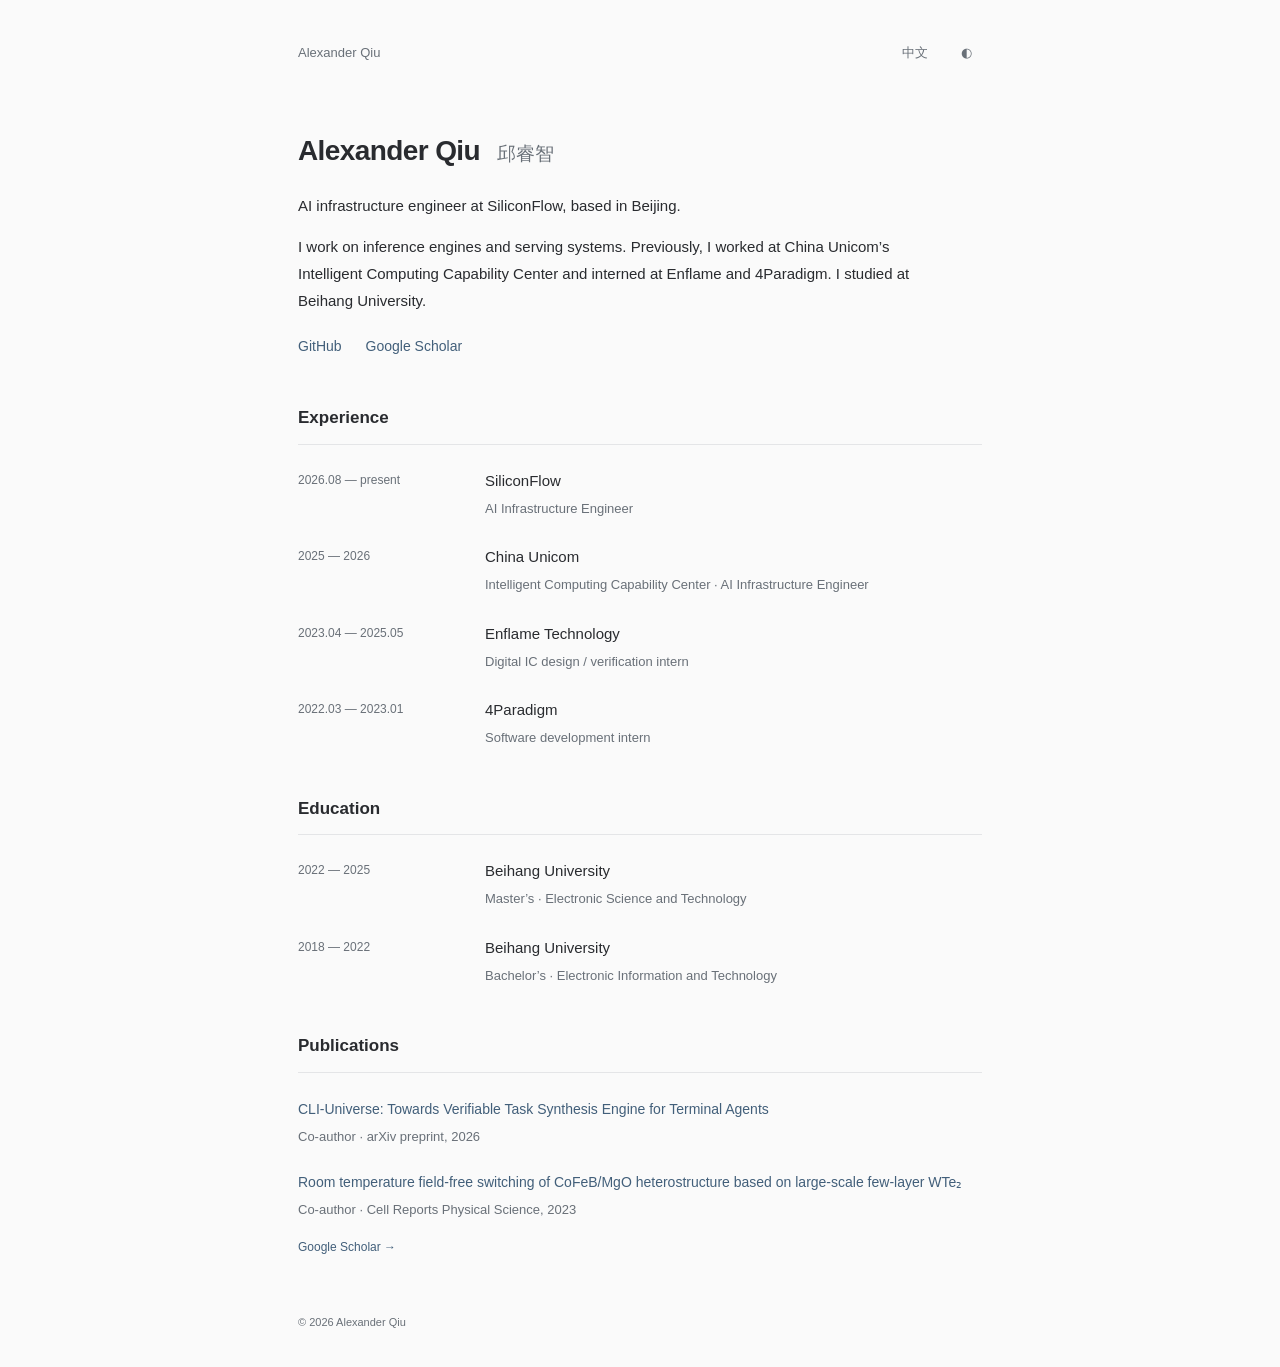
<file: index.html>
<!doctype html>
<html lang="en">
  <head>
    <meta charset="utf-8" />
    <meta name="viewport" content="width=device-width,initial-scale=1" />
    <title>Alexander Qiu</title>
    <meta
      name="description"
      content="Ruizhi Qiu (Alexander), AI infrastructure engineer at SiliconFlow."
    />
    <meta name="theme-color" content="#fafafa" />
    <link rel="canonical" href="https://Alexander-Qiu.github.io/" />
    <meta property="og:title" content="Alexander Qiu" />
    <meta
      property="og:description"
      content="AI infrastructure engineer at SiliconFlow."
    />
    <meta property="og:type" content="website" />
    <meta property="og:url" content="https://Alexander-Qiu.github.io/" />
    <link rel="icon" href="assets/favicon.svg" type="image/svg+xml" />
    <link rel="stylesheet" href="assets/style.css" />
    <script src="assets/app.js" defer></script>
  </head>
  <body>
    <a class="skip" href="#main">Skip to content</a>
    <div class="page">
      <header>
        <a class="home" href="#">Alexander Qiu</a>
        <div class="controls">
          <button id="language" type="button" aria-label="Switch to Chinese">
            中文</button
          ><button id="theme" type="button" aria-label="Switch color theme">
            ◐
          </button>
        </div>
      </header>
      <main id="main">
        <section class="intro">
          <h1>Alexander Qiu <span lang="zh-CN">邱睿智</span></h1>
          <p
            data-en="AI infrastructure engineer at SiliconFlow, based in Beijing."
            data-zh="目前在 SiliconFlow 做 AI Infra，常驻北京。"
          >
            AI infrastructure engineer at SiliconFlow, based in Beijing.
          </p>
          <p
            data-en="I work on inference engines and serving systems. Previously, I worked at China Unicom’s Intelligent Computing Capability Center and interned at Enflame and 4Paradigm. I studied at Beihang University."
            data-zh="主要做推理引擎和服务系统。此前在中国联通智算能力中心工作，在燧原科技和第四范式实习，本硕就读于北京航空航天大学。"
          >
            I work on inference engines and serving systems. Previously, I
            worked at China Unicom’s Intelligent Computing Capability Center and
            interned at Enflame and 4Paradigm. I studied at Beihang University.
          </p>
          <div class="links">
            <a href="https://github.com/Alexander-Qiu">GitHub</a
            ><a
              href="https://scholar.google.com/citations?user=gqi0igQAAAAJ&amp;hl=en"
              >Google Scholar</a
            >
          </div>
        </section>
        <section id="experience">
          <h2 data-en="Experience" data-zh="经历">Experience</h2>
          <div class="entry">
            <span
              data-en="2026.08 — present"
              data-zh="2026.08 — 至今"
              class="date"
              >2026.08 — present</span
            >
            <div>
              <h3 data-en="SiliconFlow" data-zh="SiliconFlow">SiliconFlow</h3>
              <p data-en="AI Infrastructure Engineer" data-zh="AI Infra 工程师">
                AI Infrastructure Engineer
              </p>
            </div>
          </div>
          <div class="entry">
            <span data-en="2025 — 2026" data-zh="2025 — 2026" class="date"
              >2025 — 2026</span
            >
            <div>
              <h3 data-en="China Unicom" data-zh="中国联通">China Unicom</h3>
              <p
                data-en="Intelligent Computing Capability Center · AI Infrastructure Engineer"
                data-zh="智算能力中心 · AI Infra 工程师"
              >
                Intelligent Computing Capability Center · AI Infrastructure
                Engineer
              </p>
            </div>
          </div>
          <div class="entry">
            <span
              data-en="2023.04 — 2025.05"
              data-zh="2023.04 — 2025.05"
              class="date"
              >2023.04 — 2025.05</span
            >
            <div>
              <h3 data-en="Enflame Technology" data-zh="燧原科技">
                Enflame Technology
              </h3>
              <p
                data-en="Digital IC design / verification intern"
                data-zh="数字芯片设计 / 验证实习生"
              >
                Digital IC design / verification intern
              </p>
            </div>
          </div>
          <div class="entry">
            <span
              data-en="2022.03 — 2023.01"
              data-zh="2022.03 — 2023.01"
              class="date"
              >2022.03 — 2023.01</span
            >
            <div>
              <h3 data-en="4Paradigm" data-zh="第四范式">4Paradigm</h3>
              <p data-en="Software development intern" data-zh="软件开发实习生">
                Software development intern
              </p>
            </div>
          </div>
        </section>
        <section id="education">
          <h2 data-en="Education" data-zh="教育">Education</h2>
          <div class="entry">
            <span class="date">2022 — 2025</span>
            <div>
              <h3 data-en="Beihang University" data-zh="北京航空航天大学">
                Beihang University
              </h3>
              <p
                data-en="Master’s · Electronic Science and Technology"
                data-zh="硕士 · 电子科学与技术"
              >
                Master’s · Electronic Science and Technology
              </p>
            </div>
          </div>
          <div class="entry">
            <span class="date">2018 — 2022</span>
            <div>
              <h3 data-en="Beihang University" data-zh="北京航空航天大学">
                Beihang University
              </h3>
              <p
                data-en="Bachelor’s · Electronic Information and Technology"
                data-zh="本科 · 电子信息与技术"
              >
                Bachelor’s · Electronic Information and Technology
              </p>
            </div>
          </div>
        </section>
        <section id="publications">
          <h2 data-en="Publications" data-zh="论文">Publications</h2>
          <article class="paper">
            <a href="https://arxiv.org/abs/2606.22883"
              >CLI-Universe: Towards Verifiable Task Synthesis Engine for
              Terminal Agents</a
            >
            <p
              data-en="Co-author · arXiv preprint, 2026"
              data-zh="共同作者 · arXiv 预印本，2026"
            >
              Co-author · arXiv preprint, 2026
            </p>
          </article>
          <article class="paper">
            <a href="https://doi.org/10.1016/j.xcrp.2023.101468"
              >Room temperature field-free switching of CoFeB/MgO
              heterostructure based on large-scale few-layer WTe₂</a
            >
            <p
              data-en="Co-author · Cell Reports Physical Science, 2023"
              data-zh="共同作者 · Cell Reports Physical Science，2023"
            >
              Co-author · Cell Reports Physical Science, 2023
            </p>
          </article>
          <a
            class="scholar"
            href="https://scholar.google.com/citations?user=gqi0igQAAAAJ&amp;hl=en"
            ><span data-en="Google Scholar →" data-zh="Google Scholar →"
              >Google Scholar →</span
            ></a
          >
        </section>
      </main>
      <footer>© <span id="year">2026</span> Alexander Qiu</footer>
    </div>
  </body>
</html>
</file>
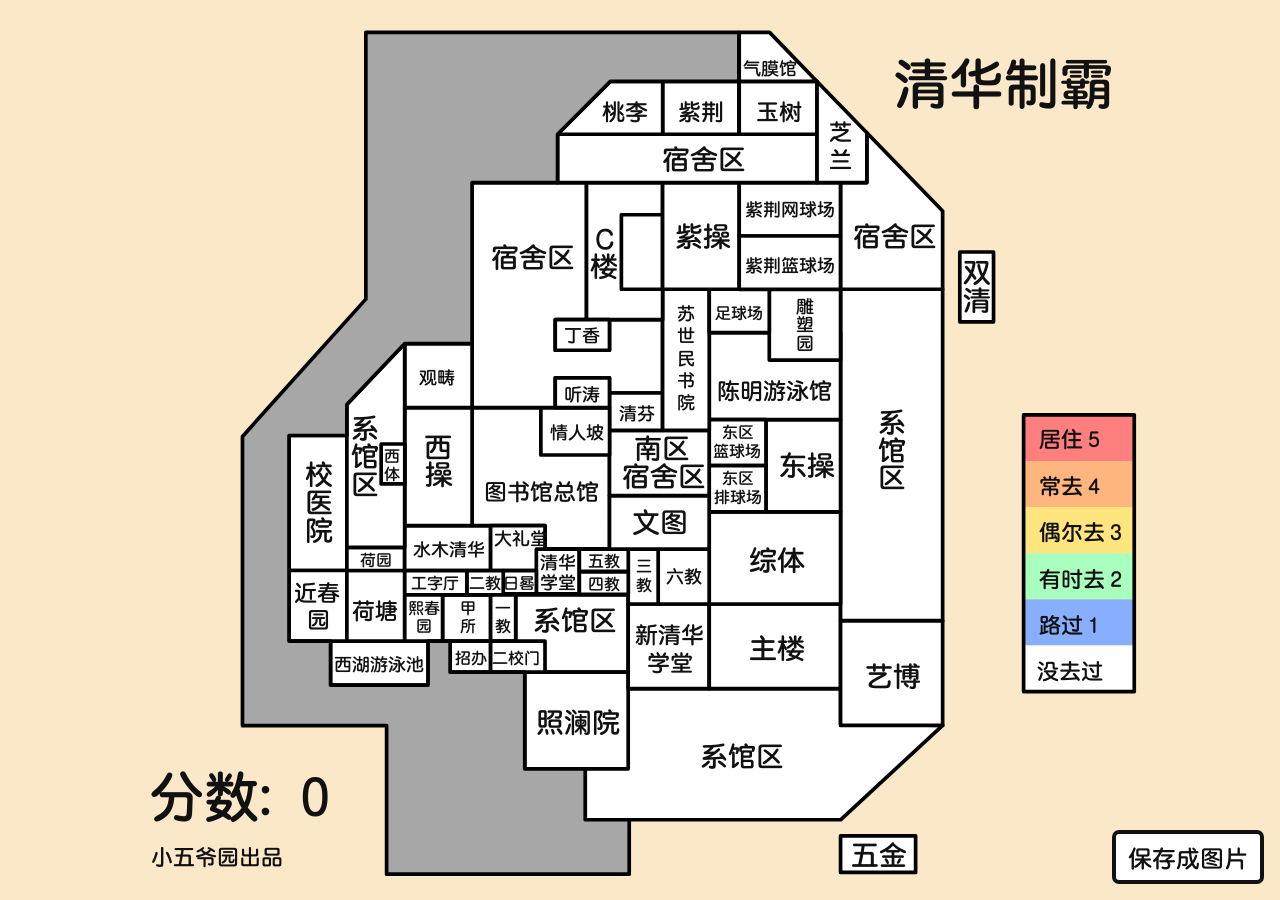
<file: legacy/index.html>
<!DOCTYPE html>
<html lang="zh-Hans">
  <head>
    <meta charset="UTF-8" />
    <meta http-equiv="X-UA-Compatible" content="IE=edge" />
    <meta name="viewport" content="width=device-width, initial-scale=1.0" />
    <title>挑战谁是「清华制霸」？</title>
    <meta name="description" content="清华制霸，地图生成器" />
    <meta name="keywords" content="清华制霸,清华制霸地图生成器,清华地图" />
		<link rel="shortcut icon" href="../assets/favicon.svg" type="image/x-icon">
    <link rel="stylesheet" href="document.css" />
  </head>
  <body>
    <svg xmlns="http://www.w3.org/2000/svg" viewBox="0 0 1134 976">
      <style></style>
      <style>
        text {
          font-family: slice,sans-serif;
          fill: #111;
          font-size: 30px;
        }
        #title {
          font-size: 60px;
        }
        #分数 {
          font-size: 60px;
        }
        #地区 path,
        #地区 rect,
        polyline {
          fill-rule: evenodd;
          clip-rule: evenodd;
          stroke: #000;
          stroke-width: 4;
          stroke-linecap: round;
          stroke-linejoin: round;
        }
        #地区 path,
        #地区 rect {
          fill: #fff;
          cursor: pointer;
          pointer-events: auto;
        }
        polyline {
          fill: none;
          pointer-events: none;
        }
        #地区 > *[level="5"] {
          fill: #ff7e7e;
        }
        #地区 > *[level="4"] {
          fill: #ffb57e;
        }
        #地区 > *[level="3"] {
          fill: #ffe57e;
        }
        #地区 > *[level="2"] {
          fill: #a8ffbe;
        }
        #地区 > *[level="1"] {
          fill: #88aeff;
        }
        .level-border {
          fill-rule: evenodd;
          clip-rule: evenodd;
          fill: none;
          stroke: #000000;
          stroke-width: 4;
          stroke-linecap: round;
          stroke-linejoin: round;
          stroke-miterlimit: 10;
        }
      </style>
      <text x="843" y="109" id="title">清华制霸</text>
      <g id="地区">
        <path id="西湖游泳池" d="M231.4,742.9h105.8v-47.8H231.4V742.9z"/>
        <path id="甲所" d="M352.9,695.1H405v-50h-52.1V695.1z"/>
        <path id="系馆区" d="M507.6,889h276.9l110.7-102.3l-110.7-1.6v-38.2H507.6V889z"/>
        <path id="系馆区" d="M432.2,728.9h122v-83.8h-122V728.9z"/>
        <path id="校医院" d="M186.4,618.7h62.7V472.3h-62.7V618.7z"/>
        <path id="近春园" d="M186.4,695.2h62.7v-76.5h-62.7V695.2z"/>
        <path id="荷塘" d="M249.1,695.2h62.7v-76.5h-62.7L249.1,695.2L249.1,695.2z"/>
        <path id="荷园" d="M249.1,618.7h62.7v-25.2h-62.7L249.1,618.7L249.1,618.7z"/>
        <path id="水木清华" d="M311.9,618.7H405V570h-93.2v48.7H311.9z"/>
        <path id="照澜院" d="M442,833.7h112.2V728.9H442V833.7z"/>
        <path id="图书馆总馆" d="M384.9,570H464v25.3h70V442.1H385V570H384.9z"/>
        <path id="大礼堂" d="M405,618.7h59V570h-59V618.7z"/>
        <path id="清华学堂" d="M454.6,644.1h46.5v-48.7h-46.5V644.1z"/>
        <path id="日晷" d="M418.6,644.1h36v-25.3h-36V644.1z"/>
        <path id="二教" d="M379.2,645.1h39.5v-26.3h-39.5V645.1z"/>
        <path id="工字厅" d="M311.9,645.1h67.3v-26.3h-67.3L311.9,645.1L311.9,645.1z"/>
        <path id="熙春园" d="M311.9,695.2h41v-50.1h-41V695.2z"/>
        <path id="宿舍区" d="M591.5,346.7 591.5,426.2 533.9,426.2 533.9,409.7 475.1,409.7 475.1,442.1 
          384.9,442.1 384.9,198 509,198 509,346.7 475.1,346.7 475.1,379.8 533.9,379.8 533.9,346.7z"/>
        <path id="一教" d="M405,695.2h27.2v-50.1H405V695.2z"/>
        <path id="招办" d="M361.1,728.9H405v-33.7h-43.9V728.9z"/>
        <path id="二校门" d="M405,728.9h59v-33.7h-59V728.9z"/>
        <path id="新清华学堂" d="M554.2,746.8H642V655h-87.8V746.8z"/>
        <path id="主楼" d="M642.1,746.8h142.4V655H642.1V746.8z"/>
        <path id="艺博" d="M784.5,786.7h110.7V673.1H784.5V786.7z"/>
        <path id="系馆区" d="M784.5,673.1h110.7V313.7H784.5V673.1z"/>
        <path id="双清" class="st12" d="M913.8,349h36.6v-75.7h-36.6V349z"/>
        <path id="五道口金融学院" d="M784.5,946.1h81.4v-39.7h-81.4V946.1z"/>
        <path id="综体" d="M642.1,655h142.4V555H642.1V655z"/>
        <path id="东操" d="M703.6,555h80.9V455h-80.9V555z"/>
        <path id="陈明游泳馆" d="M642.1,455h142.4v-94.2H642.1V455z"/>
        <path id="雕塑园" d="M707.2,390.5h77.3v-76.8h-77.3V390.5z"/>
        <path id="东区篮球场" d="M642.1,505h61.5v-50h-61.5V505z"/>
        <path id="东区排球场" d="M642.1,555h61.5v-50h-61.5V555z"/>
        <path id="六教" d="M586.7,655H642v-59.6h-55.3V655z"/>
        <path id="三教" d="M554.2,655h32.5v-59.6h-32.5V655z"/>
        <path id="五教" d="M501.2,619.7h53.1v-24.3h-53.1L501.2,619.7L501.2,619.7z"/>
        <path id="四教" d="M501.2,644.6h53.1v-24.3h-53.1L501.2,644.6L501.2,644.6z"/>
        <path id="文图" d="M533.9,595.4H642v-57.9H533.9V595.4z"/>
        <path id="南区宿舍区" d="M533.9,537.4H642v-70.7H533.9V537.4z"/>
        <rect id="清芬" x="533.9" y="426.2" class="st12" width="57.6" height="40.5"/>
        <path id="苏世民书院" d="M591.5,466.7h50.6v-153h-50.6V466.7z"/>
        <rect id="情人坡" x="459.5" y="442.3" class="st12" width="74.5" height="51.1"/>
        <rect id="C楼" x="509" y="198" class="st12" width="82.5" height="148.7"/>
        <rect id="丁香" x="475.1" y="346.7" class="st12" width="58.8" height="33.1"/>
        <rect id="听涛" x="475.1" y="409.7" class="st12" width="58.8" height="32.4"/>
        <path id="空地" d="M546.8,313.7h44.7v-80.8h-44.7V313.7z"/>
        <path id="西操" d="M311.9,570h73V442h-73V570z"/>
        <path id="观畴" d="M311.9,442.1h73v-69.4h-73V442.1z"/>
        <path id="系馆区4" d="M249.1,593.5h62.7V372.6l-62.7,66L249.1,593.5L249.1,593.5z"/>
        <path id="西体" d="M286.3,524.8h25.6v-43.3h-25.6V524.8z"/>
        <path id="足球场" d="M642.1,360.8h65.1v-47.1h-65.1V360.8z"/>
        <path id="宿舍区" d="M784.5,313.7h110.7v-84.8L813,144v54h-28.5V313.7z"/>
        <rect id="紫操" x="591.5" y="198" class="st12" width="83.1" height="115.7"/>
        <rect id="紫荆网球场" x="674.6" y="198" class="st12" width="109.8" height="57.9"/>
        <rect id="紫荆篮球场" x="674.6" y="255.9" class="st12" width="109.8" height="57.9"/>
        <rect id="宿舍区" x="477.6" y="145.6" class="st12" width="281.4" height="52.4"/>
        <rect id="紫荆" x="591.5" y="88.3" class="st12" width="82.7" height="57.3"/>
        <rect id="玉树" x="674.6" y="88.3" class="st12" width="84.4" height="57.3"/>
        <path id="气膜馆" d="M707.5,35.1 759,88.3 674.6,88.3 674.6,35.1z"/>
        <path id="芝兰" d="M813,144 813,198 759,198 759,88.3z"/>
        <path id="桃李" d="M591.6,88.3 591.6,145.6 477.6,145.6 534.9,88.3z"/>
       <g id="地名">
        <text transform="matrix(1 0 0 1 469.7002 474.8451)" style="font-size: 20px">情人坡</text>
        <text transform="matrix(1 0 0 1 289.9007 499.4907)" style="font-size: 17px">西</text>
        <text transform="matrix(1 0 0 1 289.9007 519.4907)" style="font-size: 17px">体</text>
        <text transform="matrix(1 0 0 1 203.3906 524.2982)" >校</text>
        <text transform="matrix(1 0 0 1 203.3906 554.2982)" >医</text>
        <text transform="matrix(1 0 0 1 203.3906 584.2982)" >院</text>
        <text transform="matrix(1 0 0 1 253.6276 474.2986)" >系</text>
        <text transform="matrix(1 0 0 1 253.6276 504.2986)" >馆</text>
        <text transform="matrix(1 0 0 1 253.6276 534.2986)" >区</text>
        <text transform="matrix(1 0 0 1 192.2801 650.1251)" style="font-size: 25px">近春</text>
        <text transform="matrix(1 0 0 1 205.7801 680.1251)" style="font-size: 25px">园</text>
        <text transform="matrix(1 0 0 1 262.9934 612.5397)" style="font-size: 17px">荷园</text>
        <text transform="matrix(1 0 0 1 255.0115 670.1097)" style="font-size: 25px">荷塘</text>
        <text transform="matrix(1 0 0 1 319.2019 638.0002)" style="font-size: 17px">工字厅</text>
        <text transform="matrix(1 0 0 1 381.8912 638.0002)" style="font-size: 17px">二教</text>
        <text transform="matrix(1 0 0 1 418.6391 638.0002)" style="font-size: 17px">日晷</text>
        <text transform="matrix(1 0 0 1 458.907 615.431)" style="font-size: 20px">清华</text>
        <text transform="matrix(1 0 0 1 458.907 637.431)" style="font-size: 20px">学堂</text>
        <text transform="matrix(1 0 0 1 397.4156 540.9224)" style="font-size: 25px">图书馆总馆</text>
        <text transform="matrix(1 0 0 1 332.3921 494.2986)" >西</text>
        <text transform="matrix(1 0 0 1 333.3921 524.2986)" >操</text>
        <text transform="matrix(1 0 0 1 320.5801 601.679)" style="font-size: 20px">水木清华</text>
        <text transform="matrix(1 0 0 1 408.6606 590.0003)" style="font-size: 20px">大礼堂</text>
        <text transform="matrix(1 0 0 1 510.7036 613.5394)" style="font-size: 17px">五教</text>
        <text transform="matrix(1 0 0 1 510.7037 638.9999)" style="font-size: 17px">四教</text>
        <text transform="matrix(1 0 0 1 562.4908 619.5199)" style="font-size: 17px">三</text>
        <text transform="matrix(1 0 0 1 562.4908 639.5199)" style="font-size: 17px">教</text>
        <text transform="matrix(1 0 0 1 595.405 631.3768)" style="font-size: 20px">六教</text>
        <text transform="matrix(1 0 0 1 684.7609 617.1138)" >综体</text>
        <text transform="matrix(1 0 0 1 684.761 712.0217)" >主楼</text>
        <text transform="matrix(1 0 0 1 561.202 696.0479)" style="font-size: 25px">新清华</text>
        <text transform="matrix(1 0 0 1 574.702 726.0479)" style="font-size: 25px">学堂</text>
        <text transform="matrix(1 0 0 1 451.233 682.5413)" >系馆区</text>
        <text transform="matrix(1 0 0 1 632.22 830.0656)" >系馆区</text>
        <text transform="matrix(1 0 0 1 795.6344 937.0001)" >五金</text>
        <text transform="matrix(1 0 0 1 824.7283 467.4583)" >系</text>
        <text transform="matrix(1 0 0 1 824.7283 497.4583)" >馆</text>
        <text transform="matrix(1 0 0 1 824.7283 527.4583)" >区</text>
        <text transform="matrix(1 0 0 1 811.4771 742.9199)" >艺博</text>
        <text transform="matrix(1 0 0 1 454.6469 792.5988)" >照澜院</text>
        <text transform="matrix(1 0 0 1 407.0375 719.0439)" style="font-size: 17px">二校门</text>
        <text transform="matrix(1 0 0 1 366.2883 719.0443)" style="font-size: 17px">招办</text>
        <text transform="matrix(1 0 0 1 371.4848 664.674)" style="font-size: 17px">甲</text>
        <text transform="matrix(1 0 0 1 371.4848 684.674)" style="font-size: 17px">所</text>
        <text transform="matrix(1 0 0 1 409.6607 664.6742)" style="font-size: 17px">一</text>
        <text transform="matrix(1 0 0 1 409.6607 684.6742)" style="font-size: 17px">教</text>
        <text transform="matrix(1 0 0 1 315.5289 664.6742)" style="font-size: 17px">熙春</text>
        <text transform="matrix(1 0 0 1 324.5289 684.6742)" style="font-size: 17px">园</text>
        <text transform="matrix(1 0 0 1 235.2567 726.4498)" style="font-size: 20px">西湖游泳池</text>
        <text transform="matrix(1 0 0 1 326.8919 415)" style="font-size: 20px">观畴</text>
        <text transform="matrix(1 0 0 1 485.0049 434)" style="font-size: 20px">听涛</text>
        <text transform="matrix(1 0 0 1 485.005 370)" style="font-size: 20px">丁香</text>
        <text transform="matrix(1 0 0 1 544 454)" style="font-size: 20px">清芬</text>
        <text transform="matrix(1 0 0 1 518.6364 269)" >C</text>
        <text transform="matrix(1 0 0 1 512.7364 298.4389)" >楼</text>
        <text transform="matrix(1 0 0 1 405.7439 288.9007)" >宿舍区</text>
        <text transform="matrix(1 0 0 1 591.0619 182.256)" >宿舍区</text>
        <text transform="matrix(1 0 0 1 797.7798 265.3372)" >宿舍区</text>
        <text transform="matrix(1 0 0 1 604.5618 265.337)" >紫操</text>
        <text transform="matrix(1 0 0 1 680.5333 293.5198)" style="font-size: 20px">紫荆篮球场</text>
        <text transform="matrix(1 0 0 1 680.5334 232.8983)" style="font-size: 20px">紫荆网球场</text>
        <text transform="matrix(1 0 0 1 655.6138 474.3416)" style="font-size: 17px">东区</text>
        <text transform="matrix(1 0 0 1 646.6138 494.3416)" style="font-size: 17px">篮球场</text>
        <text transform="matrix(1 0 0 1 656.2193 523.96)" style="font-size: 17px">东区</text>
        <text transform="matrix(1 0 0 1 647.2193 543.96)" style="font-size: 17px">排球场</text>
        <text transform="matrix(1 0 0 1 717.306 513.9265)" >东操</text>
        <text transform="matrix(1 0 0 1 560.9499 496.0002)" >南区</text>
        <text transform="matrix(1 0 0 1 547.4499 526.0002)" >宿舍区</text>
        <text transform="matrix(1 0 0 1 558.242 576.3682)" >文图</text>
        <text transform="matrix(1 0 0 1 648.6135 344.8067)" style="font-size: 17px">足球场</text>
        <text transform="matrix(1 0 0 1 650 431.8824)" style="font-size: 25px">陈明游泳馆</text>
        <text transform="matrix(1 0 0 1 735.8057 338.1398)" style="font-size: 20px">雕</text>
        <text transform="matrix(1 0 0 1 735.8057 358.1398)" style="font-size: 20px">塑</text>
        <text transform="matrix(1 0 0 1 735.8057 378.1398)" style="font-size: 20px">园</text>
        <text transform="matrix(1 0 0 1 917.1271 305.0709)" >双</text>
        <text transform="matrix(1 0 0 1 917.1271 335.0709)" >清</text>
        <text transform="matrix(1 0 0 1 771.4532 151.2207)" style="font-size: 25px">芝</text>
        <text transform="matrix(1 0 0 1 771.4532 181.2207)" style="font-size: 25px">兰</text>
        <text transform="matrix(1 0 0 1 678.8392 80.0997)" style="font-size: 20px">气膜馆</text>
        <text transform="matrix(1 0 0 1 525.7452 129.4147)" style="font-size: 25px">桃李</text>
        <text transform="matrix(1 0 0 1 608.5618 129.4146)" style="font-size: 25px">紫荆</text>
        <text transform="matrix(1 0 0 1 692.32 129.4145)" style="font-size: 25px">玉树</text>
        <text transform="matrix(1 0 0 1 606.8342 346.3176)" style="font-size: 20px">苏</text>
        <text transform="matrix(1 0 0 1 606.8342 370.3176)" style="font-size: 20px">世</text>
        <text transform="matrix(1 0 0 1 606.8342 394.3176)" style="font-size: 20px">民</text>
        <text transform="matrix(1 0 0 1 606.8342 418.3176)" style="font-size: 20px">书</text>
        <text transform="matrix(1 0 0 1 606.8342 442.3176)" style="font-size: 20px">院</text>
      </g>
      <text id="ThusLab1" x="270" y="1000" style="font-size: 20px">本地图仅供娱乐，空间有限无法涵盖和准确还原所有地点，请谅解</text>
      <text id="ThusLab" x="37" y="937" style="font-size: 24px">小五爷园出品</text>
      <text id="分数" x="35" y="883">分数</text>
    </g>
    <g id="等级">
      <path id="全区域" d="M269.7,35.1 269.7,324.4 135.9,473.3 135.9,786.9 292.2,786.9 292.2,948 555.3,948 
      555.3,889 507.6,889 507.6,833.7 442,833.7 442,728.9 361.1,728.9 361.1,695.2 337.2,695.2 337.2,742.9 231.4,742.9 231.4,695.2 
      186.4,695.2 186.4,472.3 249.1,472.3 249.1,438.6 311.9,372.6 384.9,372.6 384.9,198 477.6,198 477.6,145.6 534.9,88.3 674.2,88.3 
      674.2,35.1z" fill="#A7A7A7"/>
      <path id="全区域" d="M269.7,35.1 269.7,324.4 135.9,473.3 135.9,786.9 292.2,786.9 292.2,948 555.3,948 
      555.3,889 507.6,889 507.6,833.7 442,833.7 442,728.9 361.1,728.9 361.1,695.2 337.2,695.2 337.2,742.9 231.4,742.9 231.4,695.2 
      186.4,695.2 186.4,472.3 249.1,472.3 249.1,438.6 311.9,372.6 384.9,372.6 384.9,198 477.6,198 477.6,145.6 534.9,88.3 674.2,88.3 
      674.2,35.1z" class="level-border"/>
      <rect x="983" y="450" width="120" height="50" fill="#FF7E7E"/>
      <rect x="983" y="500" width="120" height="50" fill="#FFB57E"/>
      <rect x="983" y="550" width="120" height="50" fill="#FFE57E"/>
      <rect x="983" y="600" width="120" height="50" fill="#A8FFBE"/>
      <rect x="983" y="650" width="120" height="50" fill="#88AEFF"/>
      <rect x="983" y="700" width="120" height="50" fill="#FFFFFF"/>
      <rect x="983" y="450" class="level-border" width="120" height="300" />
      <text x="1000" y="484" style="font-size: 24px">居住５</text>
      <text x="1000" y="535" style="font-size: 24px">常去４</text>
      <text x="1000" y="585" style="font-size: 24px">偶尔去３</text>
      <text x="1000" y="635" style="font-size: 24px">有时去２</text>
      <text x="1000" y="685" style="font-size: 24px">路过１</text>
      <text x="998" y="735" style="font-size: 24px">没去过</text>
    </g>
    </svg>
    <div id="设置等级">
      <h2>地区</h2>
      <a data-level="5">居住</a>
      <a data-level="4">常去</a>
      <a data-level="3">偶尔去</a>
      <a data-level="2">有时去</a>
      <a data-level="1">路过</a>
      <a data-level="0">没听说</a>
    </div>
    <footer>
      <a id="保存" class="按钮">保存成图片</a>
    </footer>
    <div id="输出图像" style="display: none">
      <div>
        <img />
      </div>
      <p>
        手机端可长按图片
        <b>“添加到照片”</b>
      </p>
      <div>
        <a class="按钮">关闭</a>
      </div>
    </div>
    <script src="document.js"></script>
  </body>
</html>
</file>
<file: assets/style.css>
:root {
  --bg: #fafafa;
  --ink: #292b2f;
  --muted: #697078;
  --line: #e4e5e7;
  --link: #425f7a;
  color-scheme: light;
}
:root[data-theme="dark"] {
  --bg: #1b1c1e;
  --ink: #e3e4e6;
  --muted: #a1a6ad;
  --line: #36393d;
  --link: #a6bed4;
  color-scheme: dark;
}
* {
  box-sizing: border-box;
}
html {
  scroll-padding-top: 24px;
}
body {
  margin: 0;
  background: var(--bg);
  color: var(--ink);
  font-family:
    -apple-system, BlinkMacSystemFont, "Segoe UI", "PingFang SC", sans-serif;
  font-size: 15px;
  line-height: 1.8;
  -webkit-font-smoothing: antialiased;
}
.page {
  max-width: 740px;
  padding: 0 28px;
  margin: 0 auto;
}
header {
  display: flex;
  align-items: center;
  justify-content: space-between;
  padding: 35px 0;
}
a {
  color: var(--link);
  text-decoration: none;
  text-underline-offset: 4px;
}
a:hover {
  text-decoration: underline;
}
.home {
  color: var(--muted);
  font-size: 13px;
}
.controls {
  display: flex;
  gap: 16px;
}
button {
  font: inherit;
  font-size: 13px;
  color: var(--muted);
  background: none;
  border: none;
  padding: 6px;
  min-width: 32px;
  min-height: 36px;
  cursor: pointer;
}
a:focus-visible,
button:focus-visible {
  outline: 2px solid var(--link);
  outline-offset: 4px;
}
.intro {
  padding-top: 25px;
}
h1 {
  font-size: 28px;
  font-weight: 600;
  line-height: 1.4;
  letter-spacing: -0.6px;
  margin: 0 0 22px;
}
h1 span {
  color: var(--muted);
  font-size: 19px;
  font-weight: 400;
  margin-left: 10px;
  letter-spacing: 0;
  white-space: nowrap;
}
p {
  margin: 0 0 14px;
}
.intro p {
  max-width: 640px;
}
.links {
  display: flex;
  gap: 24px;
  margin-top: 20px;
  font-size: 14px;
}
section {
  margin-bottom: 44px;
}
h2 {
  font-size: 17px;
  font-weight: 600;
  padding-bottom: 10px;
  margin: 0 0 22px;
  border-bottom: 1px solid var(--line);
}
.entry {
  display: grid;
  grid-template-columns: 165px 1fr;
  gap: 22px;
  margin-bottom: 23px;
}
.date {
  color: var(--muted);
  font-size: 12px;
  padding-top: 3px;
  font-variant-numeric: tabular-nums;
}
h3 {
  font-size: 15px;
  font-weight: 500;
  margin: 0;
}
.entry p,
.paper p {
  color: var(--muted);
  font-size: 13px;
  margin: 3px 0 0;
}
.paper a {
  font-size: 14px;
}
.scholar {
  display: inline-block;
  font-size: 12px;
  margin-top: 15px;
}
footer {
  padding: 10px 0 35px;
  color: var(--muted);
  font-size: 11px;
}
.skip {
  position: absolute;
  left: 20px;
  top: -60px;
  background: var(--bg);
  padding: 8px;
}
.skip:focus {
  top: 10px;
}
@media (max-width: 540px) {
  .page {
    padding: 0 24px;
  }
  header {
    padding: 22px 0;
  }
  .intro {
    padding-top: 15px;
  }
  h1 {
    font-size: 25px;
  }
  h1 span {
    font-size: 17px;
  }
  .entry {
    grid-template-columns: 1fr;
    gap: 2px;
    margin-bottom: 23px;
  }
  section {
    margin-bottom: 36px;
  }
}
@media (max-width: 350px) {
  h1 span {
    display: block;
    margin-left: 0;
    margin-top: 5px;
  }
}

.paper + .paper {
  margin-top: 20px;
}
</file>
<file: legacy/document.css>
@font-face {
  font-family: "slice";
  src: url("slice.eot");
  src: url("slice.eot?#iefix") format("embedded-opentype"), /* IE6-IE8 */ url("slice.woff") format("woff"), /* chrome、firefox */ url("slice.ttf") format("truetype"), /* chrome、firefox、opera、Safari, Android, iOS 4.2+ */ url("slice.svg#slice") format("svg");
  font-style: normal;
  font-weight: normal;
  
  /* IE9 */
  /* iOS 4.1- */
}
html {
  font: 18px/40px slice, sans-serif;
  background-color: #fae8c9;
  color: #111;
}
body {
  margin: 0;
}
html,
body {
  height: 100%;
  overflow: hidden;
}
svg {
  display: block;
  width: 100%;
  height: 100%;
  pointer-events: none;
}
svg #地名 {
  pointer-events: none;
}
a {
  color: #111;
  cursor: pointer;
  text-decoration: none;
}
#设置等级 {
  display: none;
  position: absolute;
  z-index: 1;
  background: #fff;
  width: 140px;
  border-radius: 4px;
  overflow: hidden;
  box-shadow: 3px 6px 0 rgba(0, 0, 0, 0.1);
  border: 4px solid #000;
  text-align: center;
}
#设置等级 h2 {
  margin: 0;
  font-weight: normal;
  font-size: 26px;
  line-height: 40px;
  cursor: default;
}
#设置等级 a {
  line-height: 24px;
  cursor: pointer;
}
#设置等级 h2,
#设置等级 a {
  display: block;
  padding: 4px 10px;
}
#设置等级 h2[data-level="5"],
#设置等级 a[data-level="5"] {
  background: #ff7e7e;
}
#设置等级 h2[data-level="4"],
#设置等级 a[data-level="4"] {
  background: #ffb57e;
}
#设置等级 h2[data-level="3"],
#设置等级 a[data-level="3"] {
  background: #ffe57e;
}
#设置等级 h2[data-level="2"],
#设置等级 a[data-level="2"] {
  background: #a8ffbe;
}
#设置等级 h2[data-level="1"],
#设置等级 a[data-level="1"] {
  background: #88aeff;
}
.按钮 {
  background: #fff;
  box-shadow: 0 0 0 4px #111;
  border-radius: 3px;
}
footer {
  position: absolute;
  right: 0;
  bottom: env(safe-area-inset-bottom, 0);
  margin: 20px;
  font-size: 24px;
  line-height: 30px;
  transition: opacity 1s ease;
}
footer a {
  float: left;
  padding: 8px 12px;
  margin-left: 4px;
}
footer a.按钮 {
  margin-left: 10px;
}
#输出图像 {
  display: flex;
  position: fixed;
  top: 0;
  right: 0;
  bottom: 0;
  left: 0;
  background: #fff;
  text-align: center;
  flex-direction: column;
  flex-wrap: nowrap;
  align-content: center;
  justify-content: center;
  align-items: center;
}
#输出图像 img {
  display: block;
  width: 480px;
  height: 480px;
  margin: 0 auto;
  box-shadow: 0 5px 20px rgba(0, 0, 0, 0.1);
}
#输出图像 .按钮 {
  padding: 8px 12px;
  box-shadow: 0 0 0 2px #111;
}
@media (max-width: 800px), (max-height: 800px) {
  html {
    font-size: 14px;
  }
  footer {
    font-size: 16px;
    line-height: 24px;
    margin: 10px;
  }
  footer a {
    padding: 6px 8px;
  }
  .按钮 {
    box-shadow: 0 0 0 2px #111;
  }
  #设置等级 {
    width: 110px;
    border-width: 2px;
  }
  #设置等级 h2 {
    font-size: 18px;
    line-height: 30px;
  }
  #设置等级 a {
    font-size: 14px;
    line-height: 18px;
  }
}
@media (max-width: 480px) and (min-height: 600px) {
  footer {
    bottom: 50px;
  }
  #输出图像 img {
    width: 100vw;
    height: 100vw;
  }
}
html[data-loading] footer {
  pointer-events: none;
  opacity: 0;
}
</file>
